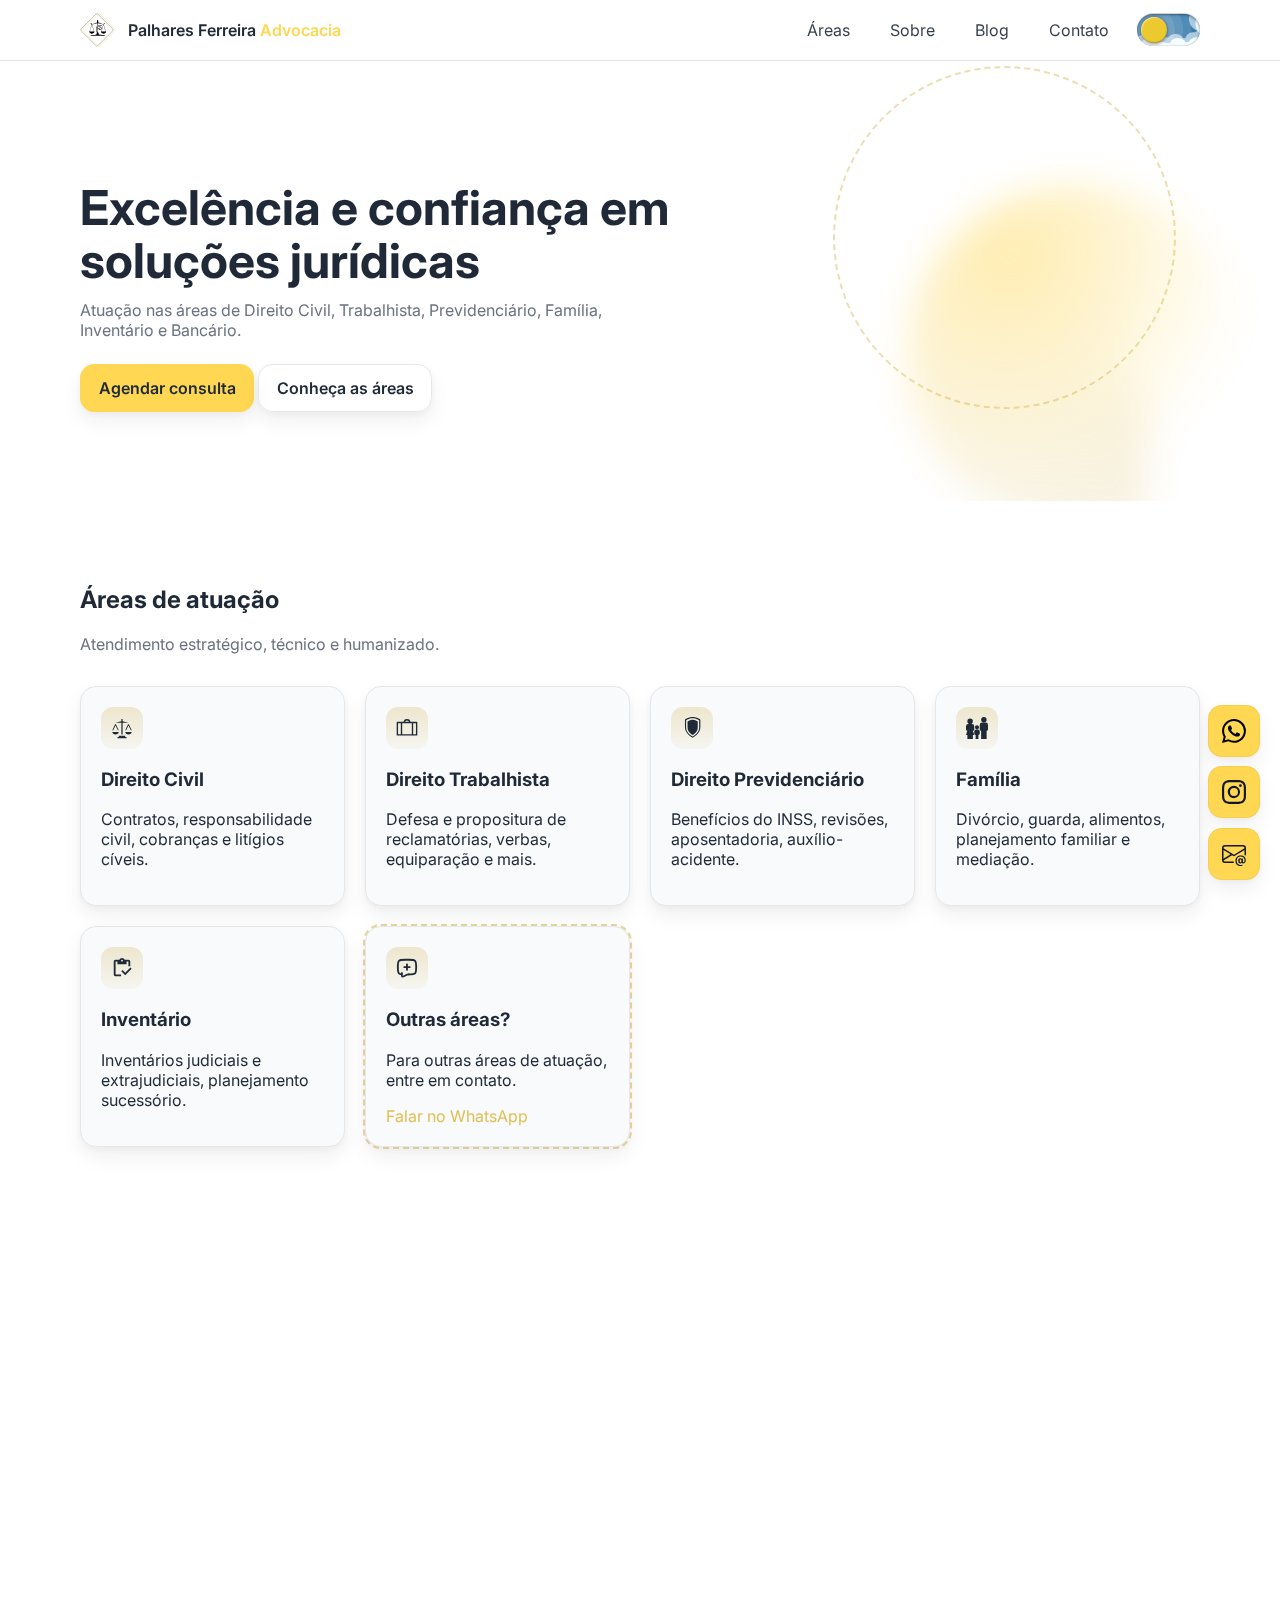
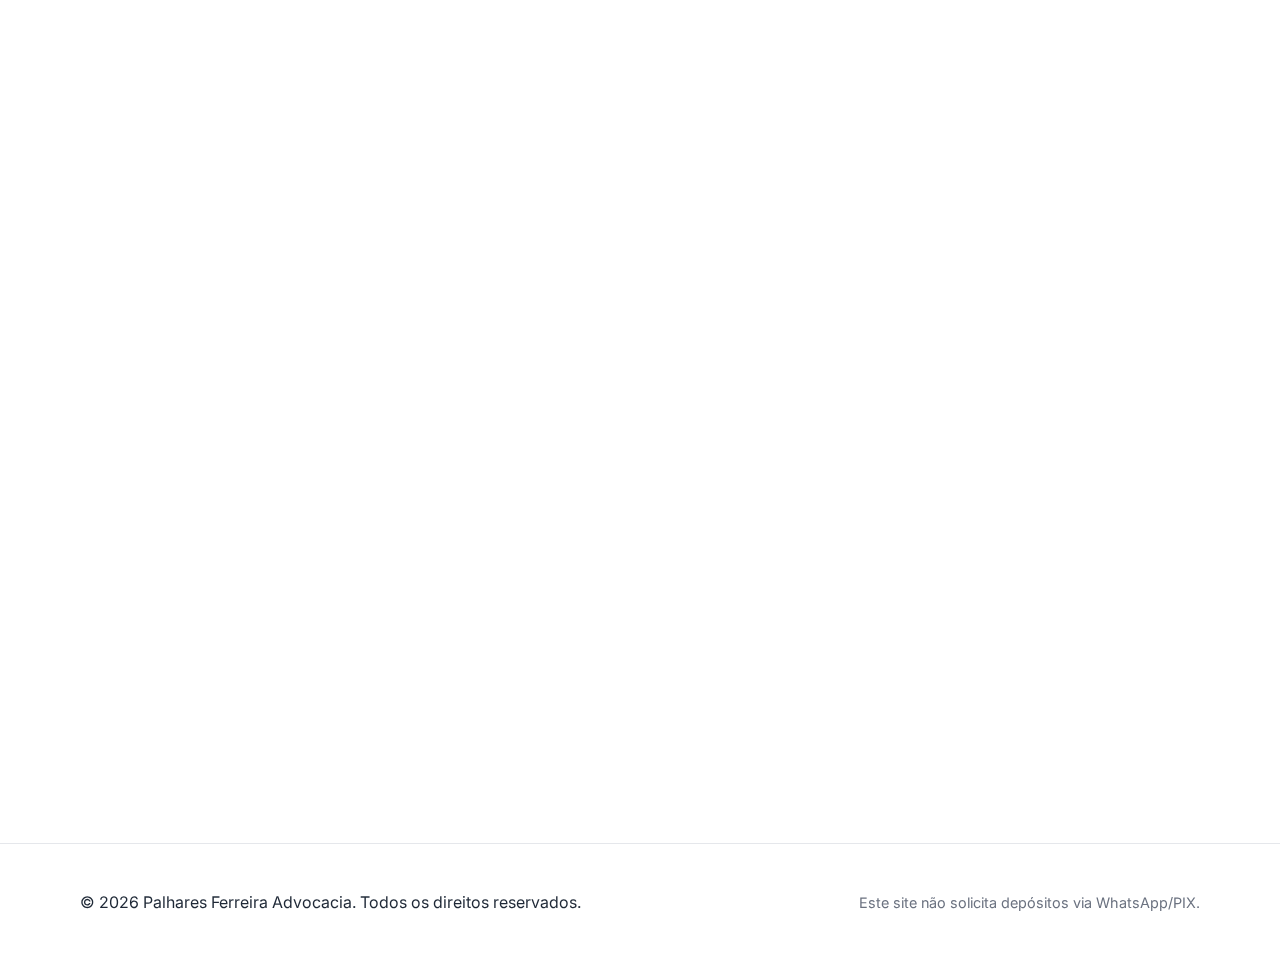
<file: index.html>
<!doctype html>
<html lang="pt-BR">

<head>
  <meta charset="utf-8" />
  <meta name="viewport" content="width=device-width, initial-scale=1" />
  <title>Palhares Ferreira Advocacia | Mogi Mirim - SP</title>
  <meta name="description"
    content="Escritório de advocacia em Mogi Mirim, SP. Soluções jurídicas em Direito Civil, Trabalhista, Previdenciário, Família, Inventário e Bancário. Agende uma consulta." />
  <meta name="keywords"
    content="advocacia, advogado, mogi mirim, direito civil, trabalhista, previdenciário, família, inventário, bancário, Palhares Ferreira" />
  <meta name="author" content="Palhares Ferreira Advocacia" />
  <link rel="icon" href="assets/logo.svg" type="image/svg+xml" />
  <link rel="preconnect" href="https://fonts.gstatic.com" crossorigin>
  <link href="https://fonts.googleapis.com/css2?family=Inter:wght@300;400;500;600;700&display=swap" rel="stylesheet">
  <link rel="stylesheet" href="style.css" />
  <meta property="og:title" content="Palhares Ferreira Advocacia" />
  <meta property="og:description" content="Excelência e confiança em soluções jurídicas." />
  <meta property="og:type" content="website" />
  <meta property="og:image" content="https://www.seudominio.com.br/assets/og-image.png" />
  <meta property="og:url" content="https://www.seudominio.com.br/" />
  <meta property="og:locale" content="pt_BR" />
  <meta name="theme-color" content="#C9A227" />
  <link rel="canonical" href="https://www.seudominio.com.br/" />

  <script type="application/ld+json">
  {
    "@context": "https://schema.org",
    "@type": "LegalService",
    "name": "Palhares Ferreira Advocacia",
    "url": "https://www.seudominio.com.br/",
    "logo": "https://www.seudominio.com.br/assets/logo.svg",
    "image": "https://www.seudominio.com.br/assets/og-image.png",
    "description": "Excelência e confiança em soluções jurídicas nas áreas Civil, Trabalhista, Previdenciário, Família, Inventário e Bancário.",
    "telephone": "+5519997028850",
    "email": "joseolimpio.ferreira@gmail.com",
    "address": {
      "@type": "PostalAddress",
      "streetAddress": "Rua Marciliano, 871, Centro",
      "addressLocality": "Mogi Mirim",
      "addressRegion": "SP",
      "postalCode": "13800-005",
      "addressCountry": "BR"
    },
    "areaServed": "Brasil",
    "sameAs": [
      "https://www.instagram.com/palharesferreiraadvocacia"
    ]
  }
  </script>
</head>

<body>
  <a class="skip-link" href="#inicio">Pular para o conteúdo</a>

  <header class="header">
    <div class="container nav">
      <a href="#inicio" class="brand" aria-label="Página inicial de Palhares Ferreira Advocacia">
        <img src="assets/logo.svg" alt="Logotipo Palhares Ferreira Advocacia" class="logo">
        <span class="brand-name">Palhares Ferreira <strong>Advocacia</strong></span>
      </a>
      <nav class="menu" aria-label="Navegação principal">
        <a href="#areas">Áreas</a>
        <a href="#sobre">Sobre</a>
        <a href="#blog">Blog</a>
        <a href="#contato">Contato</a>

        <div class="theme-slot" title="Alternar modo claro/escuro">
          <label class="theme-switch">
            <input type="checkbox" class="theme-switch__checkbox" id="theme-switch__checkbox">
            <div class="theme-switch__container">
              <div class="theme-switch__clouds"></div>
              <div class="theme-switch__stars-container">
                <svg xmlns="http://www.w3.org/2000/svg" viewBox="0 0 144 55" fill="none">
                  <path fill-rule="evenodd" clip-rule="evenodd"
                    d="M135.831 3.00688C135.055 3.85027 134.111 4.29946 133 4.35447C134.111 4.40947 135.055 4.85867 135.831 5.71123C136.607 6.55462 136.996 7.56303 136.996 8.72727C136.996 7.95722 137.172 7.25134 137.525 6.59129C137.886 5.93124 138.372 5.39954 138.98 5.00535C139.598 4.60199 140.268 4.39114 141 4.35447C139.88 4.2903 138.936 3.85027 138.16 3.00688C137.384 2.16348 136.996 1.16425 136.996 0C136.996 1.16425 136.607 2.16348 135.831 3.00688ZM31 23.3545C32.1114 23.2995 33.0551 22.8503 33.8313 22.0069C34.6075 21.1635 34.9956 20.1642 34.9956 19C34.9956 20.1642 35.3837 21.1635 36.1599 22.0069C36.9361 22.8503 37.8798 23.2903 39 23.3545C38.2679 23.3911 37.5976 23.602 36.9802 24.0053C36.3716 24.3995 35.8864 24.9312 35.5248 25.5913C35.172 26.2513 34.9956 26.9572 34.9956 27.7273C34.9956 26.563 34.6075 25.5546 33.8313 24.7112C33.0551 23.8587 32.1114 23.4095 31 23.3545ZM0 36.3545C1.11136 36.2995 2.05513 35.8503 2.83131 35.0069C3.6075 34.1635 3.99559 33.1642 3.99559 32C3.99559 33.1642 4.38368 34.1635 5.15987 35.0069C5.93605 35.8503 6.87982 36.2903 8 36.3545C7.26792 36.3911 6.59757 36.602 5.98015 37.0053C5.37155 37.3995 4.88644 37.9312 4.52481 38.5913C4.172 39.2513 3.99559 39.9572 3.99559 40.7273C3.99559 39.563 3.6075 38.5546 2.83131 37.7112C2.05513 36.8587 1.11136 36.4095 0 36.3545ZM56.8313 24.0069C56.0551 24.8503 55.1114 25.2995 54 25.3545C55.1114 25.4095 56.0551 25.8587 56.8313 26.7112C57.6075 27.5546 57.9956 28.563 57.9956 29.7273C57.9956 28.9572 58.172 28.2513 58.5248 27.5913C58.8864 26.9312 59.3716 26.3995 59.9802 26.0053C60.5976 25.602 61.2679 25.3911 62 25.3545C60.8798 25.2903 59.9361 24.8503 59.1599 24.0069C58.3837 23.1635 57.9956 22.1642 57.9956 21C57.9956 22.1642 57.6075 23.1635 56.8313 24.0069ZM81 25.3545C82.1114 25.2995 83.0551 24.8503 83.8313 24.0069C84.6075 23.1635 84.9956 22.1642 84.9956 21C84.9956 22.1642 85.3837 23.1635 86.1599 24.0069C86.9361 24.8503 87.8798 25.2903 89 25.3545C88.2679 25.3911 87.5976 25.602 86.9802 26.0053C86.3716 26.3995 85.8864 26.9312 85.5248 27.5913C85.172 28.2513 84.9956 28.9572 84.9956 29.7273C84.9956 28.563 84.6075 27.5546 83.8313 26.7112C83.0551 25.8587 82.1114 25.4095 81 25.3545ZM136 36.3545C137.111 36.2995 138.055 35.8503 138.831 35.0069C139.607 34.1635 139.996 33.1642 139.996 32C139.996 33.1642 140.384 34.1635 141.16 35.0069C141.936 35.8503 142.88 36.2903 144 36.3545C143.268 36.3911 142.598 36.602 141.98 37.0053C141.372 37.3995 140.886 37.9312 140.525 38.5913C140.172 39.2513 139.996 39.9572 139.996 40.7273C139.996 39.563 139.607 38.5546 138.831 37.7112C138.055 36.8587 137.111 36.4095 136 36.3545ZM101.831 49.0069C101.055 49.8503 100.111 50.2995 99 50.3545C100.111 50.4095 101.055 50.8587 101.831 51.7112C102.607 52.5546 102.996 53.563 102.996 54.7273C102.996 53.9572 103.172 53.2513 103.525 52.5913C103.886 51.9312 104.372 51.3995 104.98 51.0053C105.598 50.602 106.268 50.3911 107 50.3545C105.88 50.2903 104.936 49.8503 104.16 49.0069C103.384 48.1635 102.996 47.1642 102.996 46C102.996 47.1642 102.607 48.1635 101.831 49.0069Z"
                    fill="currentColor"></path>
                </svg>
              </div>
              <div class="theme-switch__circle-container">
                <div class="theme-switch__sun-moon-container">
                  <div class="theme-switch__moon">
                    <div class="theme-switch__spot"></div>
                    <div class="theme-switch__spot"></div>
                    <div class="theme-switch__spot"></div>
                  </div>
                </div>
              </div>
            </div>
          </label>
        </div>
      </nav>
    </div>
  </header>


  <main id="inicio">
    <section class="hero reveal">
      <div class="container hero-inner">
        <div class="hero-text">
          <h1>Excelência e confiança em soluções jurídicas</h1>
          <p>Atuação nas áreas de Direito Civil, Trabalhista, Previdenciário, Família, Inventário e Bancário.</p>
          <div class="cta-group">
            <a id="ctaWhats" class="btn btn-primary" href="#" target="_blank" rel="noopener">Agendar consulta</a>
            <a class="btn btn-ghost" href="#areas">Conheça as áreas</a>
          </div>
        </div>
        <div class="hero-art" role="img" aria-label="Ilustração abstrata sofisticada">
          <div class="blob"></div>
          <div class="ring"></div>
        </div>
      </div>
    </section>

    <section id="areas" class="section reveal">
      <div class="container">
        <h2>Áreas de atuação</h2>
        <p class="section-sub">Atendimento estratégico, técnico e humanizado.</p>
        <div class="grid cards">
          <article class="card">
            <div class="icon">
              <svg xmlns="http://www.w3.org/2000/svg" width="200" height="200" viewBox="0 0 17 16" fill="currentColor">
                <path fill="currentColor" fill-rule="evenodd"
                  d="M10.953 14H6.016v1.031H5V16h7v-.969h-1.047V14zM8.016 4v8.953h.953V4H13.5L8.969 2.833V1.016h-.953v1.817L3.469 4h4.547zM3.492 5.979l1.9 4.005l.566-.207l-2.225-4.609c-.053-.098-.157-.16-.298-.152c-.128.005-.239.075-.279.175L1.012 9.8l.588.162l1.892-3.983zm9.69-.784l-2.158 4.619l.592.162l1.902-3.99L15.43 10l.57-.208l-2.238-4.619c-.053-.097-.16-.159-.299-.151c-.13.003-.24.075-.281.173zm2.802 5.836c0 1.061-1.112 1.922-2.484 1.922c-1.372 0-2.484-.861-2.484-1.922h4.968zm-10 0c0 1.061-1.112 1.922-2.484 1.922c-1.372 0-2.484-.861-2.484-1.922h4.968z" />
              </svg>
            </div>
            <h3>Direito Civil</h3>
            <p>Contratos, responsabilidade civil, cobranças e litígios cíveis.</p>
          </article>
          <article class="card">
            <div class="icon">
              <svg xmlns="http://www.w3.org/2000/svg" width="200" height="200" viewBox="0 0 32 32" fill="currentColor">
                <path fill="none" stroke="currentColor" stroke-linecap="round" stroke-linejoin="round" stroke-width="2"
                  d="M30 8H2v18h28ZM20 8s0-4-4-4s-4 4-4 4M8 26V8m16 18V8" />
              </svg>
            </div>
            <h3>Direito Trabalhista</h3>
            <p>Defesa e propositura de reclamatórias, verbas, equiparação e mais.</p>
          </article>
          <article class="card">
            <div class="icon">
              <svg xmlns="http://www.w3.org/2000/svg" width="200" height="200" viewBox="0 0 17 17" fill="currentColor">
                <path fill="currentColor" fill-rule="evenodd"
                  d="m3.068 1.976l.005 6.042c0 4.988 5.948 7.961 5.948 7.961s5.95-2.807 5.95-7.977l.001-6.026S12.308.036 9.021.036c-3.289 0-5.953 1.94-5.953 1.94zm10.979 6.255c0 3.944-4.723 6.682-5.045 6.837v.015l-.015-.007l-.015.007v-.015c-.322-.155-5.045-2.893-5.045-6.837l-.004-5.664S6.181.992 8.972.979V.978l.015.001l.015-.001v.001c2.791.013 5.049 1.588 5.049 1.588l-.004 5.664zm-1.108.16c0 3.435-3.671 5.462-3.922 5.597V14s-.01-.004-.011-.006L8.994 14v-.013c-.251-.135-3.921-2.162-3.921-5.597l-.004-4.929s1.756-1.37 3.925-1.382h.023c2.17.012 3.924 1.382 3.924 1.382l-.002 4.93z" />
              </svg>
            </div>
            <h3>Direito Previdenciário</h3>
            <p>Benefícios do INSS, revisões, aposentadoria, auxílio-acidente.</p>
          </article>
          <article class="card">
            <div class="icon">
              <svg xmlns="http://www.w3.org/2000/svg" width="200" height="200" viewBox="0 0 16 16" class="themed-icon"
                aria-hidden="true">
                <path fill="currentColor"
                  d="M9.5 7.5a1.5 1.5 0 1 1-3.001-.001A1.5 1.5 0 0 1 9.5 7.5zM14.27 4h-2.54A1.73 1.73 0 0 0 10 5.73V9a1 1 0 0 0 1 1v6h4v-6a1 1 0 0 0 1-1V5.73A1.73 1.73 0 0 0 14.27 4z" />
                <path fill="currentColor"
                  d="M15 2a2 2 0 1 1-3.999.001A2 2 0 0 1 15 2zM4.27 5H1.73a1.73 1.73 0 1 0 .001 3.461A1.73 1.73 0 0 0 1.73 5A1.73 1.73 0 0 0 0 6.73V9a1 1 0 0 0 1 1l-1 3h1v3h4v-3h1l-1-3a1 1 0 0 0 1-1V6.73A1.73 1.73 0 0 0 4.27 5z" />
                <path fill="currentColor"
                  d="M5 3a2 2 0 1 1-3.999.001A2 2 0 0 1 5 3zm2 10v3h2v-3a1 1 0 0 0 1-1v-1.54A1.46 1.46 0 0 0 8.54 9H7.46A1.46 1.46 0 0 0 6 10.46V12a1 1 0 0 0 1 1z" />
              </svg>

            </div>
            <h3>Família</h3>
            <p>Divórcio, guarda, alimentos, planejamento familiar e mediação.</p>
          </article>
          <article class="card">
            <div class="icon">
              <svg xmlns="http://www.w3.org/2000/svg" width="200" height="200" viewBox="0 0 24 24" fill="currentColor">
                <path fill="currentColor"
                  d="m15.5 19.925l-4.25-4.25l1.4-1.4l2.85 2.85l5.65-5.65l1.4 1.4l-7.05 7.05ZM21 10h-2V5h-2v3H7V5H5v14h6v2H5q-.825 0-1.413-.588T3 19V5q0-.825.588-1.413T5 3h4.175q.275-.875 1.075-1.438T12 1q1 0 1.788.563T14.85 3H19q.825 0 1.413.588T21 5v5Zm-9-5q.425 0 .713-.288T13 4q0-.425-.288-.713T12 3q-.425 0-.713.288T11 4q0 .425.288.713T12 5Z" />
              </svg>
            </div>
            <h3>Inventário</h3>
            <p>Inventários judiciais e extrajudiciais, planejamento sucessório.</p>
          </article>

          <article class="highlight card">
            <div class="icon">
              <svg xmlns="http://www.w3.org/2000/svg" width="200" height="200" viewBox="0 0 24 24" fill="currentColor">
                <g fill="none" stroke="currentColor" stroke-linecap="round" stroke-width="2">
                  <path d="M12 8v3m0 0v3m0-3h3m-3 0H9" />
                  <path stroke-linejoin="round"
                    d="M14 19c3.771 0 5.657 0 6.828-1.172C22 16.657 22 14.771 22 11c0-3.771 0-5.657-1.172-6.828C19.657 3 17.771 3 14 3h-4C6.229 3 4.343 3 3.172 4.172C2 5.343 2 7.229 2 11c0 3.771 0 5.657 1.172 6.828c.653.654 1.528.943 2.828 1.07" />
                  <path
                    d="M14 19c-1.236 0-2.598.5-3.841 1.145c-1.998 1.037-2.997 1.556-3.489 1.225c-.492-.33-.399-1.355-.212-3.404L6.5 17.5" />
                </g>
              </svg>
            </div>
            <h3>Outras áreas?</h3>
            <p>Para outras áreas de atuação, entre em contato.</p>
            <a id="areasWhats" class="link" href="#" target="_blank" rel="noopener">Falar no WhatsApp</a>
          </article>
        </div>
      </div>
    </section>

    <section id="sobre" class="section reveal">
      <div class="container about">
        <div class="about-media">
          <div class="avatar" aria-hidden="true">PF</div>
        </div>
        <div class="about-text">
          <h2>Sobre o Escritório</h2>
          <p><strong>20 anos de experiência</strong> em advocacia com atuação estratégica, técnica e focada no resultado
            do cliente. Especialização em <strong>Direito Previdenciário</strong>, com atendimento humanizado e
            comunicação clara em todas as etapas do caso.</p>
          <ul class="bullets">
            <li>Atuação presencial e online</li>
            <li>Transparência, ética e proximidade</li>
            <li>Planejamento jurídico e prevenção de litígios</li>
          </ul>
        </div>
      </div>
    </section>

    <section id="blog" class="section reveal">
      <div class="container">
        <h2>Artigos & Notícias - <a href="post.html" target="_blank"><span class="acessar-materia">Acessar toda a
              matéria</span></a></h2>
        <p class="section-sub">Publicações jurídicas para informar e orientar.</p>
        <div id="posts" class="grid posts"></div>
        <p id="no-posts" class="muted" hidden>Nenhuma publicação encontrada.</p>
        <p class="muted small">
        </p>
      </div>
    </section>

    <section id="contato" class="section reveal">
      <div class="container contact">
        <div>
          <h2>Contato</h2>
          <ul class="contact-list">
            <li><span class="icon-inline">📱</span> <a id="contactWhats" href="#" target="_blank"
                rel="noopener">WhatsApp</a></li>
            <li><span class="icon-inline">📧</span> <a id="contactEmail"
                href="mailto:contato@seudominio.com.br">contato@seudominio.com.br</a></li>
            <li><span class="icon-inline">📷</span> <a id="contactInsta" href="#" target="_blank"
                rel="noopener">Instagram - @palharesferreiraadvocacia</a></li>
            <li><span class="icon-inline"><svg xmlns="http://www.w3.org/2000/svg" width="20" height="20"
                  viewBox="0 0 512 512" fill="#ff0000">
                  <path fill="#ff0000"
                    d="M256 0C149.3 0 64 85.3 64 192c0 36.9 11 65.4 30.1 94.3l141.7 215c4.3 6.5 11.7 10.7 20.2 10.7s16-4.3 20.2-10.7l141.7-215C437 257.4 448 228.9 448 192C448 85.3 362.7 0 256 0zm0 298.6c-58.9 0-106.7-47.8-106.7-106.8S197.1 85 256 85c58.9 0 106.7 47.8 106.7 106.8S314.9 298.6 256 298.6zm0-170.6c-35.4 0-64 28.6-64 64s28.6 64 64 64s64-28.6 64-64s-28.6-64-64-64z" />
                </svg></span> <span id="contactAddress">Endereço do escritório</span></li>
            <li><span class="icon-inline">🕒</span> <span>Segunda a Sexta - 8:00 às 18:00</span></li>

          </ul>
        </div>
        <div class="map">
          <h3>Como chegar</h3>
          <div class="map-embed">
            <iframe id="mapFrame" title="Mapa do escritório" allowfullscreen="" loading="lazy"
              referrerpolicy="no-referrer-when-downgrade"></iframe>
          </div>
        </div>
      </div>
    </section>
  </main>

  <footer class="footer">
    <div class="container footer-inner">
      <p>© <span id="year"></span> Palhares Ferreira Advocacia. Todos os direitos reservados.</p>
      <p class="muted small">Este site não solicita depósitos via WhatsApp/PIX.</p>
    </div>
  </footer>

  <div class="fab-group" aria-label="Acesso rápido">
    <a id="fabWhats" class="fab" href="#" target="_blank" rel="noopener" aria-label="WhatsApp">
      <svg class="socialSvg whatsappSvg" viewBox="0 0 16 16">
        <path
          d="M13.601 2.326A7.854 7.854 0 0 0 7.994 0C3.627 0 .068 3.558.064 7.926c0 1.399.366 2.76 1.057 3.965L0 16l4.204-1.102a7.933 7.933 0 0 0 3.79.965h.004c4.368 0 7.926-3.558 7.93-7.93A7.898 7.898 0 0 0 13.6 2.326zM7.994 14.521a6.573 6.573 0 0 1-3.356-.92l-.24-.144-2.494.654.666-2.433-.156-.251a6.56 6.56 0 0 1-1.007-3.505c0-3.626 2.957-6.584 6.591-6.584a6.56 6.56 0 0 1 4.66 1.931 6.557 6.557 0 0 1 1.928 4.66c-.004 3.639-2.961 6.592-6.592 6.592zm3.615-4.934c-.197-.099-1.17-.578-1.353-.646-.182-.065-.315-.099-.445.099-.133.197-.513.646-.627.775-.114.133-.232.148-.43.05-.197-.1-.836-.308-1.592-.985-.59-.525-.985-1.175-1.103-1.372-.114-.198-.011-.304.088-.403.087-.088.197-.232.296-.346.1-.114.133-.198.198-.33.065-.134.034-.248-.015-.347-.05-.099-.445-1.076-.612-1.47-.16-.389-.323-.335-.445-.34-.114-.007-.247-.007-.38-.007a.729.729 0 0 0-.529.247c-.182.198-.691.677-.691 1.654 0 .977.71 1.916.81 2.049.098.133 1.394 2.132 3.383 2.992.47.205.84.326 1.129.418.475.152.904.129 1.246.08.38-.058 1.171-.48 1.338-.943.164-.464.164-.86.114-.943-.049-.084-.182-.133-.38-.232z">
        </path>
      </svg>
    </a>
    <a id="fabInsta" class="fab" href="#" target="_blank" rel="noopener" aria-label="Instagram">
      <svg xml:space="preserve" viewBox="0 0 16 16" class="bi bi-instagram" fill="currentColor" height="16" width="16"
        xmlns="http://www.w3.org/2000/svg">
        <path fill="currentColor"
          d="M8 0C5.829 0 5.556.01 4.703.048 3.85.088 3.269.222 2.76.42a3.9 3.9 0 0 0-1.417.923A3.9 3.9 0 0 0 .42 2.76C.222 3.268.087 3.85.048 4.7.01 5.555 0 5.827 0 8.001c0 2.172.01 2.444.048 3.297.04.852.174 1.433.372 1.942.205.526.478.972.923 1.417.444.445.89.719 1.416.923.51.198 1.09.333 1.942.372C5.555 15.99 5.827 16 8 16s2.444-.01 3.298-.048c.851-.04 1.434-.174 1.943-.372a3.9 3.9 0 0 0 1.416-.923c.445-.445.718-.891.923-1.417.197-.509.332-1.09.372-1.942C15.99 10.445 16 10.173 16 8s-.01-2.445-.048-3.299c-.04-.851-.175-1.433-.372-1.941a3.9 3.9 0 0 0-.923-1.417A3.9 3.9 0 0 0 13.24.42c-.51-.198-1.092-.333-1.943-.372C10.443.01 10.172 0 7.998 0zm-.717 1.442h.718c2.136 0 2.389.007 3.232.046.78.035 1.204.166 1.486.275.373.145.64.319.92.599s.453.546.598.92c.11.281.24.705.275 1.485.039.843.047 1.096.047 3.231s-.008 2.389-.047 3.232c-.035.78-.166 1.203-.275 1.485a2.5 2.5 0 0 1-.599.919c-.28.28-.546.453-.92.598-.28.11-.704.24-1.485.276-.843.038-1.096.047-3.232.047s-2.39-.009-3.233-.047c-.78-.036-1.203-.166-1.485-.276a2.5 2.5 0 0 1-.92-.598 2.5 2.5 0 0 1-.6-.92c-.109-.281-.24-.705-.275-1.485-.038-.843-.046-1.096-.046-3.233s.008-2.388.046-3.231c.036-.78.166-1.204.276-1.486.145-.373.319-.64.599-.92s.546-.453.92-.598c.282-.11.705-.24 1.485-.276.738-.034 1.024-.044 2.515-.045zm4.988 1.328a.96.96 0 1 0 0 1.92.96.96 0 0 0 0-1.92m-4.27 1.122a4.109 4.109 0 1 0 0 8.217 4.109 4.109 0 0 0 0-8.217m0 1.441a2.667 2.667 0 1 1 0 5.334 2.667 2.667 0 0 1 0-5.334">
        </path>
      </svg>
    </a>
    <a id="fabEmail" class="fab" href="mailto:contato@seudominio.com.br" aria-label="E-mail">
      <svg viewBox="0 0 16 16" fill="currentColor" height="16" width="16" xmlns="http://www.w3.org/2000/svg"
        class="socialSvg whatsappSvg">
        <path
          d="M2 2a2 2 0 0 0-2 2v8.01A2 2 0 0 0 2 14h5.5a.5.5 0 0 0 0-1H2a1 1 0 0 1-.966-.741l5.64-3.471L8 9.583l7-4.2V8.5a.5.5 0 0 0 1 0V4a2 2 0 0 0-2-2zm3.708 6.208L1 11.105V5.383zM1 4.217V4a1 1 0 0 1 1-1h12a1 1 0 0 1 1 1v.217l-7 4.2z">
        </path>
        <path
          d="M14.247 14.269c1.01 0 1.587-.857 1.587-2.025v-.21C15.834 10.43 14.64 9 12.52 9h-.035C10.42 9 9 10.36 9 12.432v.214C9 14.82 10.438 16 12.358 16h.044c.594 0 1.018-.074 1.237-.175v-.73c-.245.11-.673.18-1.18.18h-.044c-1.334 0-2.571-.788-2.571-2.655v-.157c0-1.657 1.058-2.724 2.64-2.724h.04c1.535 0 2.484 1.05 2.484 2.326v.118c0 .975-.324 1.39-.639 1.39-.232 0-.41-.148-.41-.42v-2.19h-.906v.569h-.03c-.084-.298-.368-.63-.954-.63-.778 0-1.259.555-1.259 1.4v.528c0 .892.49 1.434 1.26 1.434.471 0 .896-.227 1.014-.643h.043c.118.42.617.648 1.12.648m-2.453-1.588v-.227c0-.546.227-.791.573-.791.297 0 .572.192.572.708v.367c0 .573-.253.744-.564.744-.354 0-.581-.215-.581-.8Z">
        </path>
      </svg>
    </a>
  </div>

  <script src="script.js"></script>
</body>

</html>
</file>
<file: style.css>
/* Palhares Ferreira Advocacia — Tema moderno clean (cinza + amarelo escuro) */
:root {
  --brand: #ffd752;
  /* amarelo mais escuro/dourado */
  --bg: #ffffff;
  --text: #1f2937;
  /* gray-800 */
  --muted: #6b7280;
  /* gray-500 */
  --card: #f8fafc;
  /* slate-50 */
  --border: #e5e7eb;
  /* gray-200 */
  --shadow: 0 10px 20px rgba(0, 0, 0, .06), 0 2px 6px rgba(0, 0, 0, .04);
}

:root.dark {
  --brand: #c49b17;
  --bg: #0f1115;
  --text: #e5e7eb;
  --muted: #9ca3af;
  --card: #151923;
  --border: #252b36;
  --shadow: 0 8px 16px rgba(0, 0, 0, .35), 0 2px 6px rgba(0, 0, 0, .25);
}

* {
  box-sizing: border-box
}

html {
  scroll-behavior: smooth
}

body {
  margin: 0;
  font-family: Inter, system-ui, -apple-system, Segoe UI, Roboto, Arial, sans-serif;
  background: var(--bg);
  color: var(--text);
}

img {
  max-width: 100%;
  display: block
}

a {
  color: inherit;
  text-decoration: none
}

.container {
  width: min(1120px, 92%);
  margin-inline: auto
}

.skip-link {
  position: absolute;
  left: -9999px;
  top: auto;
  width: 1px;
  height: 1px;
  overflow: hidden
}

.skip-link:focus {
  left: 1rem;
  top: 1rem;
  width: auto;
  height: auto;
  background: #000;
  color: #fff;
  padding: .5rem .75rem;
  border-radius: .5rem
}

.header {
  position: sticky;
  top: 0;
  z-index: 50;
  background: rgba(255, 255, 255, .7);
  backdrop-filter: saturate(180%) blur(8px);
  border-bottom: 1px solid var(--border);
}

:root.dark .header {
  background: rgba(17, 20, 26, .65)
}

.nav {
  display: flex;
  align-items: center;
  justify-content: space-between;
  padding: .75rem 0
}

.brand {
  display: flex;
  align-items: center;
  gap: .75rem;
  font-weight: 600
}

.brand .brand-name strong {
  color: var(--brand);
  font-weight: 600
}

.logo {
  width: 36px;
  height: 36px
}

.menu {
  display: flex;
  align-items: center;
  gap: 1rem
}

.menu a {
  padding: .5rem .75rem;
  border-radius: .5rem;
  opacity: .9
}

.menu a:hover {
  background: var(--card)
}

/* Hero */
.hero {
  padding: 6rem 0 4rem;
  position: relative;
  overflow: hidden
}

.hero-inner {
  display: grid;
  grid-template-columns: 1.1fr .9fr;
  gap: 2rem;
  align-items: center
}

.hero h1 {
  font-size: clamp(1.8rem, 1.2rem + 2.5vw, 3rem);
  line-height: 1.1;
  margin: 0 0 .75rem
}

.hero p {
  color: var(--muted);
  margin: 0 0 1.5rem
}

.hero-art {
  position: relative;
  min-height: 280px
}

.hero .blob {
  position: absolute;
  inset: 10% -10% auto auto;
  width: 70%;
  aspect-ratio: 1;
  background: radial-gradient(120% 120% at 30% 20%, var(--brand) 0%, transparent 60%),
    conic-gradient(from 180deg at 70% 60%, rgba(201, 162, 39, .35), transparent 50%);
  filter: blur(18px);
  border-radius: 50%;
  opacity: .45;
  animation: float 10s ease-in-out infinite;
}

.hero .ring {
  position: absolute;
  inset: auto 5% 10% auto;
  width: 70%;
  aspect-ratio: 1;
  border-radius: 50%;
  border: 2px dashed rgba(201, 162, 39, .35);
  animation: spin 22s linear infinite;
}

@keyframes float {

  0%,
  100% {
    transform: translateY(0)
  }

  50% {
    transform: translateY(-14px)
  }
}

@keyframes spin {
  to {
    transform: rotate(360deg)
  }
}

.btn {
  display: inline-flex;
  align-items: center;
  gap: .5rem;
  padding: .8rem 1.1rem;
  border-radius: .9rem;
  border: 1px solid var(--border);
  font-weight: 600;
  transition: all .2s ease;
  box-shadow: var(--shadow)
}

.btn-primary {
  background: var(--brand);
  border-color: transparent
}

.btn-primary:hover {
  filter: brightness(1.05)
}

.btn-ghost {
  background: transparent
}

.btn-ghost:hover {
  background: var(--card)
}

.section {
  padding: 4rem 0
}

.section-sub {
  color: var(--muted);
  margin: .25rem 0 2rem
}

.grid {
  display: grid;
  gap: 1.25rem
}

.cards {
  grid-template-columns: repeat(auto-fit, minmax(230px, 1fr))
}

.card {
  background: var(--card);
  border: 1px solid var(--border);
  border-radius: 1rem;
  padding: 1.25rem;
  box-shadow: var(--shadow);
  transition: transform .15s ease, border-color .2s ease
}

.card:hover {
  transform: translateY(-2px);
  border-color: rgba(201, 162, 39, .45)
}

.card .icon {
  width: 42px;
  height: 42px;
  display: grid;
  place-items: center;
  border-radius: .75rem;
  background: linear-gradient(180deg, rgba(201, 162, 39, .22), rgba(201, 162, 39, .05))
}

.card .icon svg {
  width: 22px;
  height: 22px;
  fill: var(--text)
}

:root.dark .card .icon svg {
  fill: var(--text);
}

.card.highlight {
  outline: 2px dashed rgba(201, 162, 39, .45)
}
.about {
  display: grid;
  grid-template-columns: .9fr 1.1fr;
  gap: 2rem;
  align-items: center
}

.avatar {
  width: 120px;
  height: 120px;
  border-radius: 50%;
  background: linear-gradient(135deg, rgba(201, 162, 39, .25), transparent 60%), var(--card);
  border: 1px solid var(--border);
  display: grid;
  place-items: center;
  font-weight: 800;
  font-size: 1.4rem
}

.posts {
  grid-template-columns: repeat(auto-fit, minmax(260px, 1fr))
}

.acessar-materia {
  color: #ffd752;
}

.post-card {
  background: var(--card);
  border: 1px solid var(--border);
  border-radius: 1rem;
  padding: 1rem;
  box-shadow: var(--shadow)
}

.post-card h3 {
  margin: .25rem 0 .5rem;
  font-size: 1.05rem
}

.post-card p {
  color: var(--muted)
}

.post-meta {
  display: flex;
  gap: .5rem;
  align-items: center;
  font-size: .85rem;
  color: var(--muted)
}

.contact {
  display: grid;
  grid-template-columns: 1fr 1fr;
  gap: 2rem;
  align-items: start
}

.contact-list {
  list-style: none;
  padding: 0;
  margin: 0;
  display: grid;
  gap: .5rem
}

.icon-inline {
  margin-right: .5rem
}

.map .map-embed {
  aspect-ratio: 16 / 9;
  background: var(--card);
  border: 1px solid var(--border);
  border-radius: 1rem;
  overflow: hidden;
  box-shadow: var(--shadow)
}

.map iframe {
  width: 100%;
  height: 100%;
  border: 0
}

.footer {
  border-top: 1px solid var(--border);
  padding: 2rem 0
}

.footer-inner {
  display: flex;
  align-items: center;
  justify-content: space-between;
  gap: 1rem;
  flex-wrap: wrap
}

.muted {
  color: var(--muted)
}

.small {
  font-size: .9rem
}

/* Floating Action Buttons */
.fab-group {
  position: fixed;
  right: 1.25rem;
  bottom: 1.25rem;
  display: flex;
  flex-direction: column;
  gap: .6rem;
  z-index: 60
}

.fab {
  width: 52px;
  height: 52px;
  border-radius: 14px;
  display: grid;
  place-items: center;
  background: var(--brand);
  color: #111827;
  box-shadow: var(--shadow);
  border: 1px solid rgba(0, 0, 0, .04);
  transition: transform .15s ease, filter .2s ease
}

.fab:hover {
  transform: translateY(-2px);
  filter: brightness(1.05)
}

.fab svg {
  width: 24px;
  height: 24px;
}

/* Reveal animation on scroll */
.reveal {
  opacity: 0;
  transform: translateY(14px);
  transition: opacity .6s ease, transform .6s ease
}

.reveal.revealed {
  opacity: 1;
  transform: none
}

#areasWhats {
  color: #e0bf52
}

/* Responsive */
@media (max-width: 900px) {
  .hero-inner {
    grid-template-columns: 1fr;
    text-align: center;
  }

  .hero-text .cta-group {
    justify-content: center;
  }

  .hero-art {
    display: none;
  }

  .about {
    grid-template-columns: 1fr;
    text-align: center;
  }

  .about-media {
    margin-inline: auto;
  }

  .contact {
    grid-template-columns: 1fr;
  }

  .footer-inner {
    flex-direction: column;
    text-align: center;
  }
}

@media (max-width: 600px) {
  .hero h1 {
    font-size: 1.8rem;
  }

  .hero p {
    font-size: 1rem;
  }

  .cta-group {
    flex-direction: column;
    align-items: center;
  }

  .nav {
    flex-direction: column;
    gap: 1rem;
  }

  .menu {
    flex-wrap: wrap;
    justify-content: center;
  }
}



/* Theme Switch */
.theme-switch {
  --toggle-size: 13px;
  --container-width: 4.825em;
  --container-height: 2.5em;
  --container-radius: 6.25em;
  --container-light-bg: #3D7EAE;
  --container-night-bg: #1D1F2C;
  --circle-container-diameter: 3.375em;
  --sun-moon-diameter: 2em;
  --sun-bg: #ECCA2F;
  --moon-bg: #C4C9D1;
  --spot-color: #959DB1;
  --circle-container-offset: calc((var(--circle-container-diameter) - var(--container-height)) / 2 * -1);
  --stars-color: #fff;
  --clouds-color: #F3FDFF;
  --back-clouds-color: #AACADF;
  --transition: .5s cubic-bezier(0, -0.02, 0.4, 1.25);
  --circle-transition: .3s cubic-bezier(0, -0.02, 0.35, 1.17);
}

.theme-switch,
.theme-switch *,
.theme-switch *::before,
.theme-switch *::after {
  box-sizing: border-box;
  margin: 0;
  padding: 0;
  font-size: var(--toggle-size);
}

.theme-switch__container {
  width: var(--container-width);
  height: var(--container-height);
  background-color: var(--container-light-bg);
  border-radius: var(--container-radius);
  overflow: hidden;
  cursor: pointer;
  box-shadow: 0em -0.062em 0.062em rgba(0, 0, 0, 0.25), 0em 0.062em 0.125em rgba(255, 255, 255, 0.94);
  transition: var(--transition);
  position: relative;
}

.theme-switch__container::before {
  content: "";
  position: absolute;
  z-index: 1;
  inset: 0;
  box-shadow: 0em 0.05em 0.187em rgba(0, 0, 0, 0.25) inset, 0em 0.05em 0.187em rgba(0, 0, 0, 0.25) inset;
  border-radius: var(--container-radius)
}

.theme-switch__checkbox {
  display: none;
}

.theme-switch__circle-container {
  width: var(--circle-container-diameter);
  height: var(--circle-container-diameter);
  background-color: rgba(255, 255, 255, 0.1);
  position: absolute;
  left: var(--circle-container-offset);
  top: var(--circle-container-offset);
  border-radius: var(--container-radius);
  box-shadow: inset 0 0 0 3.375em rgba(255, 255, 255, 0.1), inset 0 0 0 3.375em rgba(255, 255, 255, 0.1), 0 0 0 0.625em rgba(255, 255, 255, 0.1), 0 0 0 1.25em rgba(255, 255, 255, 0.1);
  display: flex;
  transition: var(--circle-transition);
  pointer-events: none;
}

.theme-switch__sun-moon-container {
  pointer-events: auto;
  position: relative;
  z-index: 2;
  width: var(--sun-moon-diameter);
  height: var(--sun-moon-diameter);
  margin: auto;
  border-radius: var(--container-radius);
  background-color: var(--sun-bg);
  box-shadow: 0.062em 0.062em 0.062em 0em rgba(254, 255, 239, 0.61) inset, 0em -0.062em 0.062em 0em #a1872a inset;
  filter: drop-shadow(0.062em 0.125em 0.125em rgba(0, 0, 0, 0.25)) drop-shadow(0em 0.062em 0.125em rgba(0, 0, 0, 0.25));
  overflow: hidden;
  transition: var(--transition);
}

.theme-switch__moon {
  transform: translateX(100%);
  width: 100%;
  height: 100%;
  background-color: var(--moon-bg);
  border-radius: inherit;
  box-shadow: 0.062em 0.062em 0.062em 0em rgba(254, 255, 239, 0.61) inset, 0em -0.062em 0.062em 0em #969696 inset;
  transition: var(--transition);
  position: relative;
}

.theme-switch__spot {
  position: absolute;
  top: 0.75em;
  left: 0.312em;
  width: 0.75em;
  height: 0.75em;
  border-radius: var(--container-radius);
  background-color: var(--spot-color);
  box-shadow: 0em 0.0312em 0.062em rgba(0, 0, 0, 0.25) inset;
}

.theme-switch__spot:nth-of-type(2) {
  width: 0.375em;
  height: 0.375em;
  top: 0.937em;
  left: 1.375em;
}

.theme-switch__spot:nth-last-of-type(3) {
  width: 0.25em;
  height: 0.25em;
  top: 0.312em;
  left: 0.812em;
}

.theme-switch__clouds {
  width: 1.25em;
  height: 1.25em;
  background-color: var(--clouds-color);
  border-radius: var(--container-radius);
  position: absolute;
  bottom: -0.625em;
  left: 0.312em;
  box-shadow: 0.937em 0.312em var(--clouds-color), -0.312em -0.312em var(--back-clouds-color), 1.437em 0.375em var(--clouds-color), 0.5em -0.125em var(--back-clouds-color), 2.187em 0 var(--clouds-color), 1.25em -0.062em var(--back-clouds-color), 2.937em 0.312em var(--clouds-color), 2em -0.312em var(--back-clouds-color), 3.625em -0.062em var(--clouds-color), 2.625em 0em var(--back-clouds-color), 4.5em -0.312em var(--clouds-color), 3.375em -0.437em var(--back-clouds-color), 4.625em -1.75em 0 0.437em var(--clouds-color), 4em -0.625em var(--back-clouds-color), 4.125em -2.125em 0 0.437em var(--back-clouds-color);
  transition: 0.5s cubic-bezier(0, -0.02, 0.4, 1.25);
}

.theme-switch__stars-container {
  position: absolute;
  color: var(--stars-color);
  top: -100%;
  left: 0.312em;
  width: 2.75em;
  height: auto;
  transition: var(--transition);
}

.theme-switch__checkbox:checked+.theme-switch__container {
  background-color: var(--container-night-bg);
}

.theme-switch__checkbox:checked+.theme-switch__container .theme-switch__circle-container {
  left: calc(100% - var(--circle-container-offset) - var(--circle-container-diameter));
}

.theme-switch__checkbox:checked+.theme-switch__container .theme-switch__circle-container:hover {
  left: calc(100% - var(--circle-container-offset) - var(--circle-container-diameter) - 0.187em)
}

.theme-switch__circle-container:hover {
  left: calc(var(--circle-container-offset) + 0.187em);
}

.theme-switch__checkbox:checked+.theme-switch__container .theme-switch__moon {
  transform: translate(0);
}

.theme-switch__checkbox:checked+.theme-switch__container .theme-switch__clouds {
  bottom: -4.062em;
}

.theme-switch__checkbox:checked+.theme-switch__container .theme-switch__stars-container {
  top: 50%;
  transform: translateY(-50%);
}
</file>
